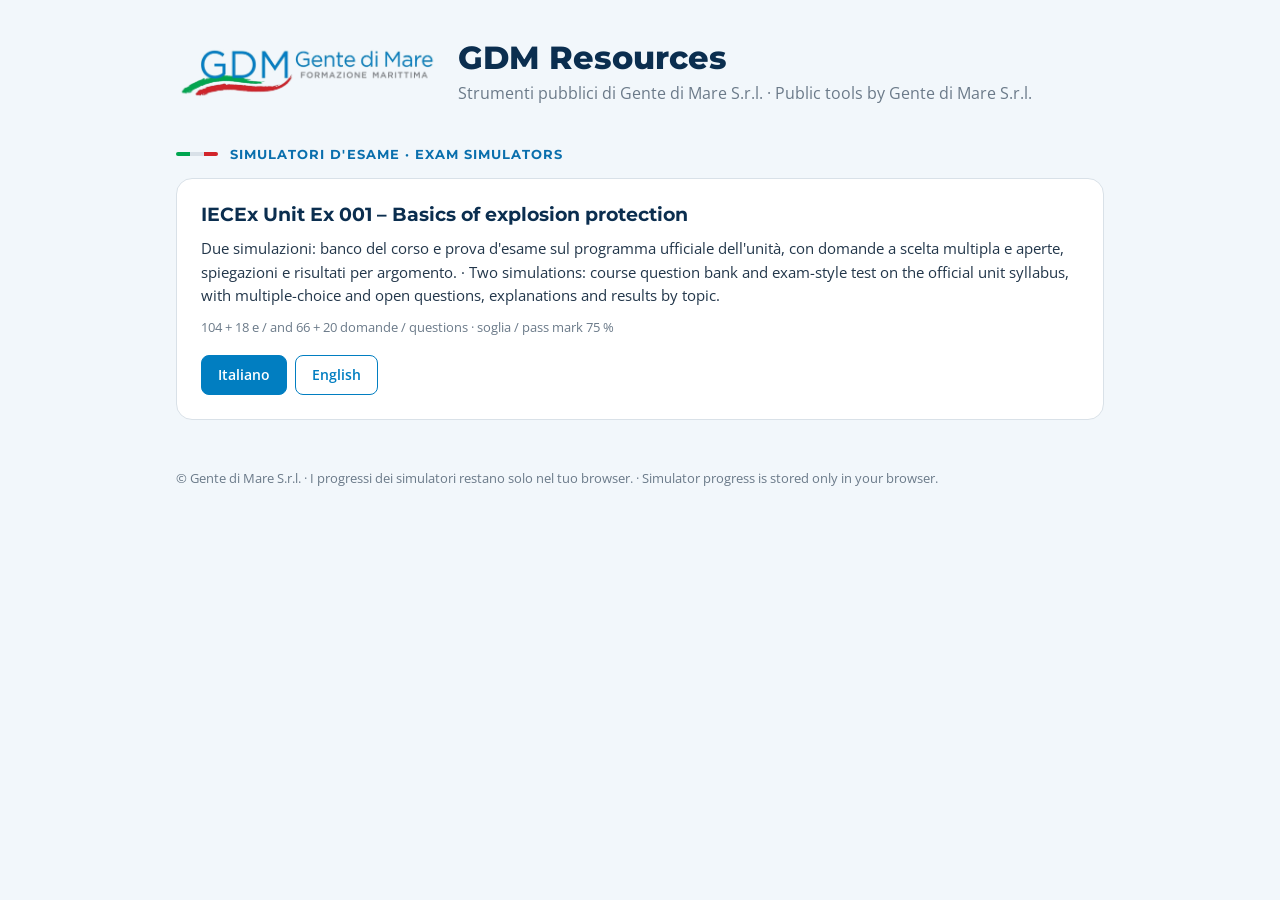
<file: index.html>
<!DOCTYPE html>
<html lang="it">
<head>
<meta charset="utf-8">
<meta name="viewport" content="width=device-width, initial-scale=1">
<title>GDM Resources</title>
<meta name="description" content="Strumenti pubblici di Gente di Mare S.r.l. · Public tools by Gente di Mare S.r.l.">
<link rel="preconnect" href="https://fonts.googleapis.com">
<link href="https://fonts.googleapis.com/css2?family=Montserrat:wght@700;800&family=Open+Sans:wght@400;600&display=swap" rel="stylesheet">
<style>
:root{
  --bg:#F2F7FB; --card:#FFFFFF; --ink:#0B2E4F; --text:#22364A; --muted:#6B7A89; --line:#D9E1E8;
  --accent:#017EC1; --accent-ink:#FFFFFF; --eyebrow:#0A6FAD;
  --green:#00A54F; --red:#D1242A; --flag-mid:#D9E1E8;
}
@media (prefers-color-scheme:dark){
  :root:not([data-theme="light"]){--bg:#0B1B2C; --card:#12283E; --ink:#FFFFFF; --text:#CFE6F5; --muted:#9FB6CC; --line:#23405C;
    --accent:#4FA9E0; --accent-ink:#0B1B2C; --eyebrow:#4FA9E0; --flag-mid:#FFFFFF;}
}
:root[data-theme="dark"]{--bg:#0B1B2C; --card:#12283E; --ink:#FFFFFF; --text:#CFE6F5; --muted:#9FB6CC; --line:#23405C;
  --accent:#4FA9E0; --accent-ink:#0B1B2C; --eyebrow:#4FA9E0; --flag-mid:#FFFFFF;}
*{box-sizing:border-box}
body{margin:0;background:var(--bg);color:var(--text);font:16px/1.55 "Open Sans",system-ui,sans-serif}
.wrap{max-width:960px;margin:0 auto;padding:40px 16px 64px}
header{display:flex;align-items:center;gap:20px;flex-wrap:wrap;margin-bottom:40px}
.logo{height:56px;width:auto}
.logo.dark{display:none}
@media (prefers-color-scheme:dark){:root:not([data-theme="light"]) .logo.light{display:none}:root:not([data-theme="light"]) .logo.dark{display:block}}
:root[data-theme="dark"] .logo.light{display:none}
:root[data-theme="dark"] .logo.dark{display:block}
h1{font:800 32px/1.15 Montserrat,sans-serif;color:var(--ink);margin:0}
.sub{color:var(--muted);margin:4px 0 0}
.eyebrow{display:flex;align-items:center;gap:12px;font:700 13px Montserrat,sans-serif;letter-spacing:.08em;text-transform:uppercase;color:var(--eyebrow);margin:0 0 16px}
.flag{display:inline-flex;width:42px;height:4px;border-radius:2px;overflow:hidden}
.flag i{flex:1}
.grid{display:grid;grid-template-columns:1fr;gap:16px}
.card{background:var(--card);border:1px solid var(--line);border-radius:16px;padding:24px;display:flex;flex-direction:column;gap:10px}
.card h2{font:700 19px/1.3 Montserrat,sans-serif;color:var(--ink);margin:0}
.card p{margin:0;font-size:15px}
.meta{font-size:13px;color:var(--muted)}
.links{display:flex;gap:8px;flex-wrap:wrap;margin-top:auto;padding-top:8px}
.links a{font-weight:600;font-size:14px;text-decoration:none;border-radius:8px;padding:8px 16px;border:1px solid var(--accent);color:var(--accent)}
.links a.primary{background:var(--accent);color:var(--accent-ink)}
.links a:hover{filter:brightness(1.08)}
.links a:focus-visible{outline:2px solid var(--accent);outline-offset:2px}
footer{margin-top:48px;font-size:13px;color:var(--muted)}
</style>
</head>
<body>
<div class="wrap">
  <header>
    <img class="logo light" src="assets/gdm-logo-trasp.png" alt="Gente di Mare">
    <img class="logo dark" src="assets/gdm-logo-bianco.png" alt="Gente di Mare">
    <div>
      <h1>GDM Resources</h1>
      <p class="sub">Strumenti pubblici di Gente di Mare S.r.l. · Public tools by Gente di Mare S.r.l.</p>
    </div>
  </header>

  <section>
    <div class="eyebrow"><span class="flag"><i style="background:var(--green)"></i><i style="background:var(--flag-mid)"></i><i style="background:var(--red)"></i></span>Simulatori d'esame · Exam simulators</div>
    <div class="grid">
      <article class="card">
        <h2>IECEx Unit Ex 001 – Basics of explosion protection</h2>
        <p>Due simulazioni: banco del corso e prova d'esame sul programma ufficiale dell'unità, con domande a scelta multipla e aperte, spiegazioni e risultati per argomento. · Two simulations: course question bank and exam-style test on the official unit syllabus, with multiple-choice and open questions, explanations and results by topic.</p>
        <div class="meta">104 + 18 e / and 66 + 20 domande / questions · soglia / pass mark 75 %</div>
        <div class="links">
          <a class="primary" href="simulators/iecex-ex001/it/" hreflang="it">Italiano</a>
          <a href="simulators/iecex-ex001/en/" hreflang="en">English</a>
        </div>
      </article>
    </div>
  </section>

  <footer>© Gente di Mare S.r.l. · I progressi dei simulatori restano solo nel tuo browser. · Simulator progress is stored only in your browser.</footer>
</div>
</body>
</html>
</file>
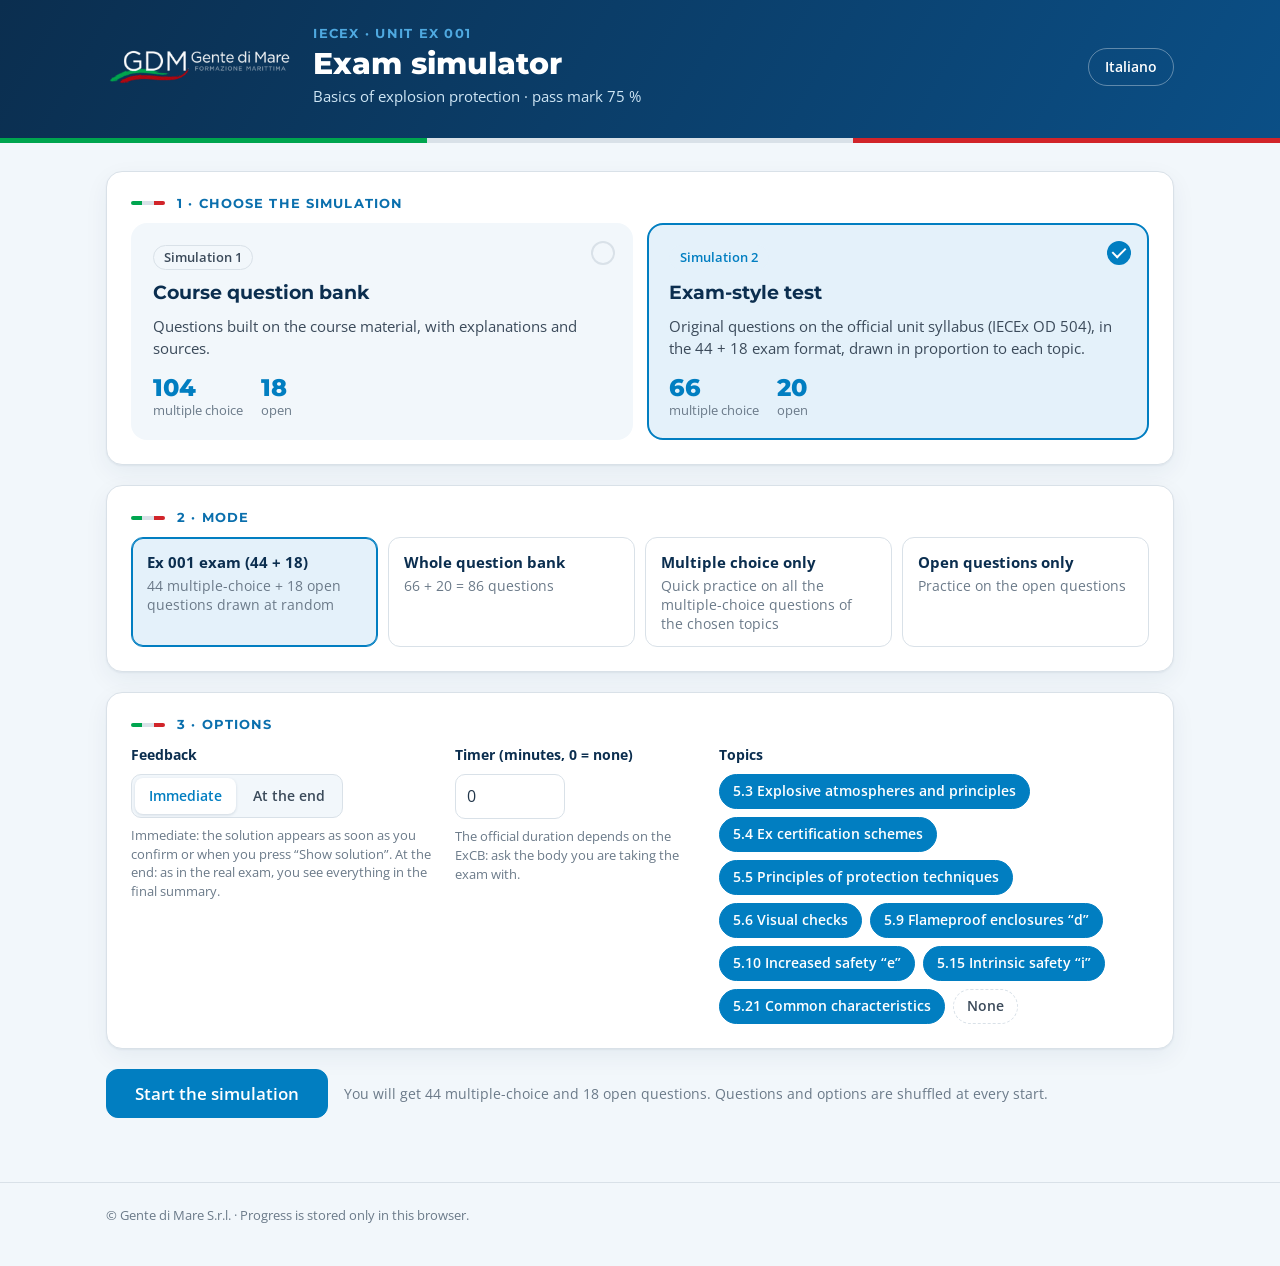
<file: simulators/iecex-ex001/en/index.html>
<!DOCTYPE html>
<html lang="en">
<head>
<meta charset="utf-8">
<meta name="viewport" content="width=device-width, initial-scale=1">
<title>IECEx Ex 001 exam simulator</title>
<meta name="description" content="IECEx Unit Ex 001 exam simulator – Basics of explosion protection: multiple-choice and open questions, explanations and results by topic.">
<link rel="preconnect" href="https://fonts.googleapis.com">
<link rel="preconnect" href="https://fonts.gstatic.com" crossorigin>
<link href="https://fonts.googleapis.com/css2?family=Montserrat:wght@600;700;800&family=Open+Sans:wght@400;600;700&display=swap" rel="stylesheet">
<link rel="stylesheet" href="../shared/sim.css">
</head>
<body>
<noscript><p style="padding:24px">This simulator needs JavaScript.</p></noscript>
<script src="../shared/bank-course.js"></script>
<script src="../shared/bank-exam.js"></script>
<script src="../shared/sim.js"></script>
</body>
</html>
</file>
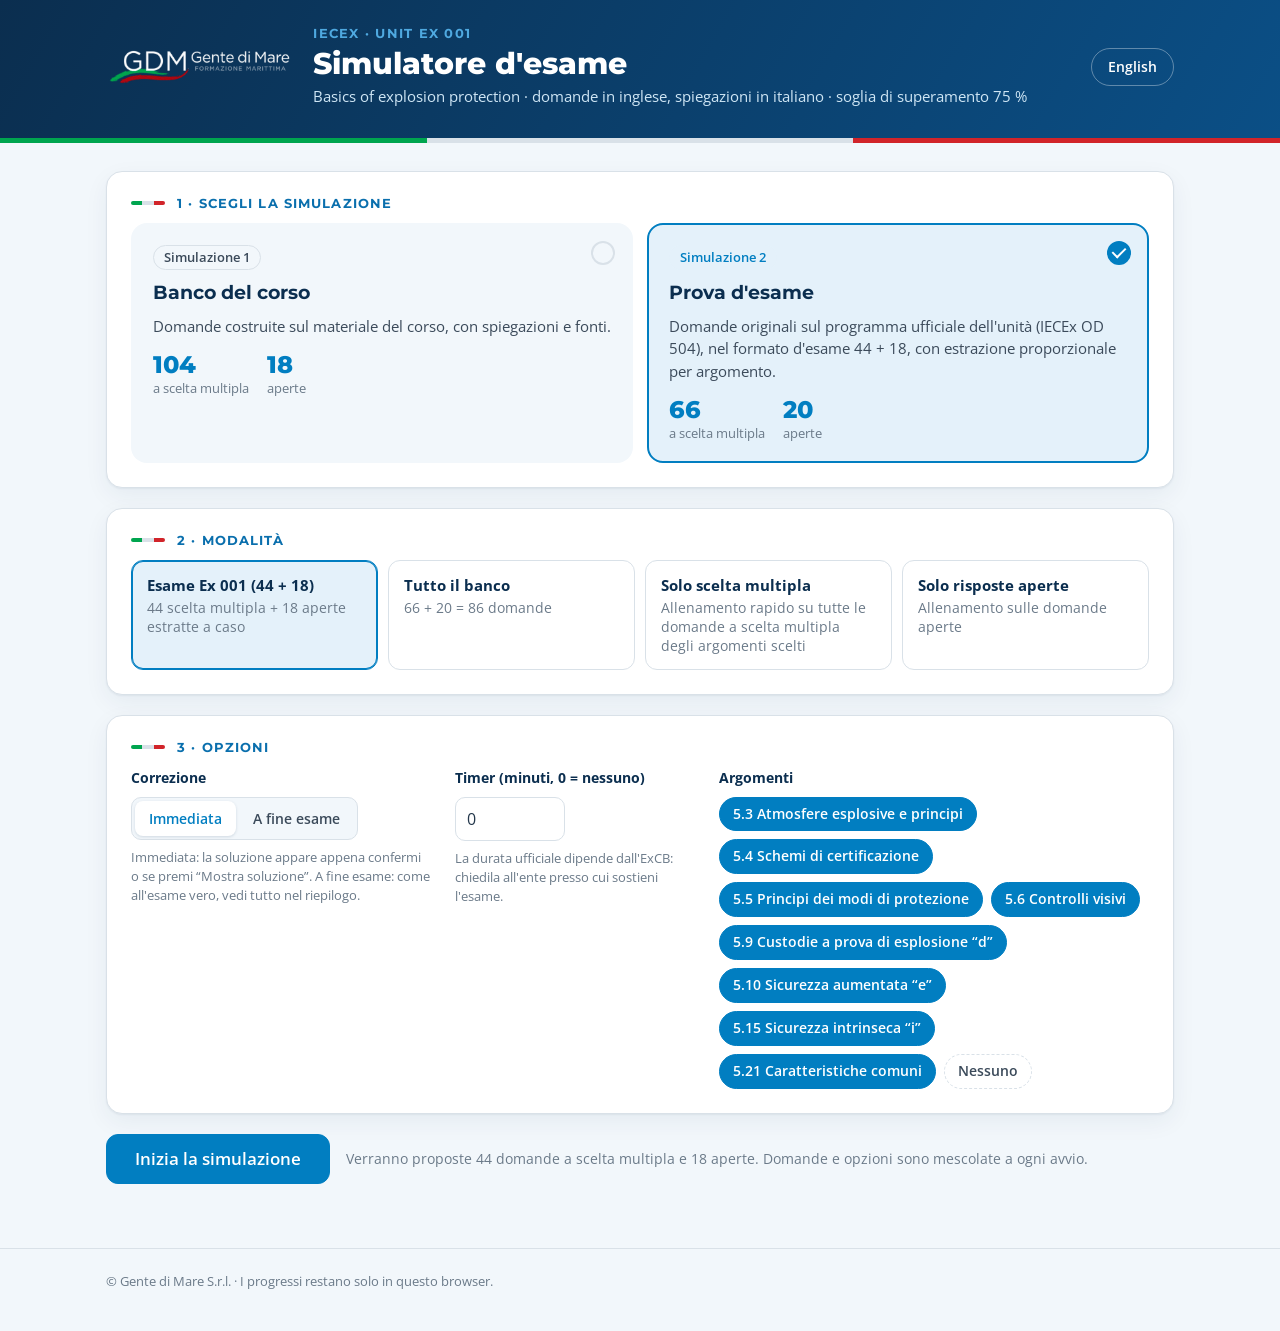
<file: simulators/iecex-ex001/it/index.html>
<!DOCTYPE html>
<html lang="it">
<head>
<meta charset="utf-8">
<meta name="viewport" content="width=device-width, initial-scale=1">
<title>Simulatore esame IECEx Ex 001</title>
<meta name="description" content="Simulatore d'esame IECEx Unit Ex 001 – Basics of explosion protection: domande a scelta multipla e aperte, spiegazioni e risultati per argomento.">
<link rel="preconnect" href="https://fonts.googleapis.com">
<link rel="preconnect" href="https://fonts.gstatic.com" crossorigin>
<link href="https://fonts.googleapis.com/css2?family=Montserrat:wght@600;700;800&family=Open+Sans:wght@400;600;700&display=swap" rel="stylesheet">
<link rel="stylesheet" href="../shared/sim.css">
</head>
<body>
<noscript><p style="padding:24px">Questo simulatore richiede JavaScript.</p></noscript>
<script src="../shared/bank-course.js"></script>
<script src="../shared/bank-exam.js"></script>
<script src="../shared/sim.js"></script>
</body>
</html>
</file>
<file: simulators/iecex-ex001/shared/sim.css>
/* IECEx Ex 001 simulator – GDM design system (Montserrat / Open Sans, GDM blue, night blue, tricolour accents) */
:root{
  --bg:#F2F7FB; --card:#FFFFFF; --card-2:#F2F7FB; --ink:#0B2E4F; --text:#22364A; --text-2:#3B4A5A; --muted:#6B7A89; --line:#D9E1E8;
  --accent:#017EC1; --accent-ink:#FFFFFF; --accent-soft:#E4F1FA; --eyebrow:#0A6FAD;
  --navy:#0B2E4F; --navy-2:#0B4F86; --on-navy:#FFFFFF; --on-navy-2:#CFE6F5; --on-navy-3:#9FB6CC; --sky:#4FA9E0;
  --green:#00A54F; --red:#D1242A; --flag-mid:#D9E1E8;
  --ok:#0A7F45; --ok-soft:#E4F5EB; --ko:#C4232A; --ko-soft:#FCE9E9;
  --part:#A8620A; --part-soft:#FFF2DD; --rev:#5559A6; --rev-soft:#ECEDF8;
  --shadow:0 1px 2px rgba(11,46,79,.06),0 8px 24px rgba(11,46,79,.06);
  color-scheme:light;
}
@media (prefers-color-scheme:dark){
  :root:not([data-theme="light"]){
    --bg:#0B1B2C; --card:#12283E; --card-2:#0F2235; --ink:#FFFFFF; --text:#CFE6F5; --text-2:#B4CCE0; --muted:#9FB6CC; --line:#23405C;
    --accent:#4FA9E0; --accent-ink:#0B1B2C; --accent-soft:#16385A; --eyebrow:#4FA9E0; --flag-mid:#FFFFFF;
    --ok:#4CC98A; --ok-soft:#123A2A; --ko:#FF8A80; --ko-soft:#3D1F24; --part:#F0B54A; --part-soft:#3A2D14; --rev:#A9AEE0; --rev-soft:#262A44;
    --shadow:0 1px 2px rgba(0,0,0,.3),0 8px 24px rgba(0,0,0,.25); color-scheme:dark;
  }
}
:root[data-theme="dark"]{
  --bg:#0B1B2C; --card:#12283E; --card-2:#0F2235; --ink:#FFFFFF; --text:#CFE6F5; --text-2:#B4CCE0; --muted:#9FB6CC; --line:#23405C;
  --accent:#4FA9E0; --accent-ink:#0B1B2C; --accent-soft:#16385A; --eyebrow:#4FA9E0; --flag-mid:#FFFFFF;
  --ok:#4CC98A; --ok-soft:#123A2A; --ko:#FF8A80; --ko-soft:#3D1F24; --part:#F0B54A; --part-soft:#3A2D14; --rev:#A9AEE0; --rev-soft:#262A44;
  --shadow:0 1px 2px rgba(0,0,0,.3),0 8px 24px rgba(0,0,0,.25); color-scheme:dark;
}

*{box-sizing:border-box}
html{-webkit-text-size-adjust:100%}
body{margin:0;background:var(--bg);color:var(--text);font:16px/1.55 "Open Sans",system-ui,sans-serif}
button,textarea,input{font:inherit;color:inherit}
h1,h2,h3,.mont{font-family:Montserrat,system-ui,sans-serif}
.hidden{display:none!important}
.muted{color:var(--muted)}
.wrap{max-width:1100px;margin:0 auto;padding:0 16px}
:focus-visible{outline:2px solid var(--accent);outline-offset:2px}

/* ---------- hero ---------- */
.hero{background:linear-gradient(120deg,var(--navy) 0%,var(--navy-2) 100%);color:var(--on-navy);position:relative}
.hero .wrap{display:flex;align-items:center;gap:20px;padding-top:26px;padding-bottom:30px;flex-wrap:wrap}
.hero .logo{height:40px;width:auto;display:block}
.hero .titles{flex:1;min-width:220px}
.hero .kicker{display:flex;align-items:center;gap:10px;font:700 12.5px Montserrat,sans-serif;letter-spacing:.1em;text-transform:uppercase;color:var(--sky);margin:0 0 6px}
.hero h1{font-weight:800;font-size:30px;line-height:1.15;margin:0;color:var(--on-navy)}
.hero .sub{color:var(--on-navy-2);margin:4px 0 0;font-size:14.5px}
.hero .lang{color:var(--on-navy);text-decoration:none;font-weight:600;font-size:14px;border:1px solid rgba(255,255,255,.35);border-radius:999px;padding:7px 16px;white-space:nowrap}
.hero .lang:hover{background:rgba(255,255,255,.1)}
.tricolour{display:flex;height:5px}
.tricolour i{flex:1}
.tricolour i:nth-child(1){background:#00A54F}.tricolour i:nth-child(2){background:#D9E1E8}.tricolour i:nth-child(3){background:#D1242A}

/* ---------- building blocks ---------- */
main.wrap{padding-top:28px;padding-bottom:64px}
.card{background:var(--card);border:1px solid var(--line);border-radius:16px;padding:24px;box-shadow:var(--shadow)}
.eyebrow{display:flex;align-items:center;gap:12px;font:700 12.5px Montserrat,sans-serif;letter-spacing:.09em;text-transform:uppercase;color:var(--eyebrow);margin:0 0 12px}
.flag{display:inline-flex;width:34px;height:4px;border-radius:2px;overflow:hidden;flex:none}
.flag i{flex:1}.flag i:nth-child(1){background:var(--green)}.flag i:nth-child(2){background:var(--flag-mid)}.flag i:nth-child(3){background:var(--red)}
.btn{display:inline-flex;align-items:center;justify-content:center;gap:8px;border:1px solid var(--line);background:var(--card);color:var(--ink);border-radius:10px;padding:10px 18px;cursor:pointer;font-weight:600;font-size:15px;line-height:1.2;text-decoration:none}
.btn:hover{border-color:var(--accent);color:var(--accent)}
.btn.primary{background:var(--accent);border-color:var(--accent);color:var(--accent-ink)}
.btn.primary:hover{filter:brightness(1.07);color:var(--accent-ink)}
.btn.ghost{background:transparent;border-color:transparent;color:var(--muted)}
.btn.ghost:hover{color:var(--accent)}
.btn.big{padding:14px 28px;font-size:16.5px;border-radius:12px}
.btn:disabled{opacity:.45;cursor:not-allowed;filter:none}
.btn:disabled:hover{border-color:var(--line);color:var(--ink)}
.btn.primary:disabled:hover{color:var(--accent-ink);border-color:var(--accent)}
.tag{display:inline-flex;align-items:center;border-radius:999px;padding:2px 10px;font-size:12.5px;font-weight:600;background:var(--card-2);color:var(--text-2);border:1px solid var(--line)}
.tag.solid{background:var(--navy);border-color:var(--navy);color:#fff}
.tag.accent{background:var(--accent-soft);border-color:transparent;color:var(--accent)}
.hint{font-size:13px;color:var(--muted);margin-top:8px;line-height:1.45}
.note{font-size:13.5px;background:var(--accent-soft);border-left:4px solid var(--accent);padding:12px 14px;border-radius:8px;color:var(--text)}

/* ---------- setup ---------- */
.setup{display:grid;gap:20px}
.step-title{font:700 20px Montserrat,sans-serif;color:var(--ink);margin:0 0 14px}
.banks{display:grid;grid-template-columns:repeat(auto-fit,minmax(290px,1fr));gap:14px}
.bank{position:relative;display:flex;flex-direction:column;gap:8px;text-align:left;cursor:pointer;background:var(--card-2);border:2px solid transparent;border-radius:16px;padding:20px 20px 18px;color:var(--text)}
.bank:hover{border-color:var(--line)}
.bank.sel{border-color:var(--accent);background:var(--accent-soft)}
.bank .top{display:flex;align-items:center;gap:8px}
.bank h3{margin:0;font-size:19px;color:var(--ink)}
.bank p{margin:0;font-size:14.5px;color:var(--text-2)}
.bank .stats{display:flex;gap:18px;margin-top:6px}
.bank .stats b{display:block;font:800 24px Montserrat,sans-serif;color:var(--accent);line-height:1.1}
.bank .stats span{font-size:12.5px;color:var(--muted)}
.bank .check{position:absolute;top:16px;right:16px;width:24px;height:24px;border-radius:50%;border:2px solid var(--line);display:grid;place-items:center}
.bank.sel .check{border-color:var(--accent);background:var(--accent)}
.bank.sel .check::after{content:"";width:6px;height:11px;border:solid var(--accent-ink);border-width:0 2px 2px 0;transform:rotate(45deg) translate(-1px,-1px)}
.resume{display:flex;align-items:center;justify-content:space-between;gap:12px;flex-wrap:wrap;margin-top:14px;padding:12px 14px;border-radius:12px;background:var(--rev-soft);font-size:14px}
.modes{display:grid;grid-template-columns:repeat(auto-fit,minmax(220px,1fr));gap:10px}
.mode{display:block;position:relative;cursor:pointer;border:1.5px solid var(--line);border-radius:12px;padding:13px 15px;background:var(--card)}
.mode:hover{border-color:var(--accent)}
.mode input{position:absolute;opacity:0;pointer-events:none}
.mode.sel{border-color:var(--accent);box-shadow:inset 0 0 0 1px var(--accent);background:var(--accent-soft)}
.mode:focus-within{outline:2px solid var(--accent);outline-offset:2px}
.mode b{display:block;color:var(--ink);font-size:15px;margin-bottom:2px}
.mode span{font-size:13.5px;color:var(--muted);line-height:1.4;display:block}
.options{display:grid;grid-template-columns:minmax(220px,300px) minmax(180px,240px) 1fr;gap:24px}
@media (max-width:820px){.options{grid-template-columns:1fr}}
.field>label,.field>.lbl{display:block;font-weight:700;font-size:14px;margin-bottom:8px;color:var(--ink)}
.seg{display:inline-flex;background:var(--card-2);border:1px solid var(--line);border-radius:10px;padding:3px;gap:3px}
.seg button{border:0;background:transparent;padding:7px 14px;cursor:pointer;font-size:14px;font-weight:600;border-radius:8px;color:var(--text-2)}
.seg button.on{background:var(--card);color:var(--accent);box-shadow:0 1px 3px rgba(11,46,79,.15)}
input[type=number]{width:110px;padding:9px 11px;border:1px solid var(--line);border-radius:10px;background:var(--card)}
.chips{display:flex;flex-wrap:wrap;gap:8px}
.chip{border:1px solid var(--line);border-radius:999px;padding:6px 13px;font-size:13.5px;cursor:pointer;user-select:none;background:var(--card);color:var(--text-2);font-weight:600}
.chip:hover{border-color:var(--accent)}
.chip.on{background:var(--accent);color:var(--accent-ink);border-color:var(--accent)}
.chip.link{border-style:dashed;background:transparent}
.startbar{display:flex;align-items:center;gap:16px;flex-wrap:wrap}
.startbar .info{font-size:14px;color:var(--muted);flex:1;min-width:200px}

/* ---------- quiz ---------- */
.qtop{position:sticky;top:0;z-index:5;background:var(--bg);padding:12px 0 10px;margin:0 0 14px;border-bottom:1px solid var(--line)}
.qtop .row{display:flex;align-items:center;gap:10px;flex-wrap:wrap}
.qtop .bankname{font:700 14px Montserrat,sans-serif;color:var(--ink);margin-right:auto}
.stat{display:inline-flex;align-items:baseline;gap:6px;background:var(--card);border:1px solid var(--line);border-radius:999px;padding:5px 12px;font-size:12.5px;color:var(--muted)}
.stat strong{font:700 15px Montserrat,sans-serif;color:var(--ink);font-variant-numeric:tabular-nums}
.stat .low{color:var(--ko)}
.progress{height:6px;background:var(--line);border-radius:6px;overflow:hidden;margin-top:10px}
.progress div{height:100%;background:linear-gradient(90deg,var(--accent),var(--navy-2));transition:width .25s}
.layout{display:grid;grid-template-columns:minmax(0,1fr) 280px;gap:20px;align-items:start}
@media (max-width:900px){.layout{grid-template-columns:1fr}}
.qmeta{display:flex;justify-content:space-between;align-items:center;gap:10px;flex-wrap:wrap;font-size:13px;color:var(--muted);margin-bottom:14px}
.qmeta .tags{display:flex;gap:6px;flex-wrap:wrap}
.qtext{font-size:19px;font-weight:600;line-height:1.5;color:var(--ink);margin:0 0 20px;white-space:pre-line}
.opts{display:grid;gap:10px}
.opt{display:flex;gap:14px;align-items:flex-start;text-align:left;width:100%;border:1.5px solid var(--line);background:var(--card);border-radius:12px;padding:13px 15px;cursor:pointer;color:var(--text);font-size:15.5px;line-height:1.45}
.opt:hover:not(:disabled){border-color:var(--accent);background:var(--accent-soft)}
.opt .k{flex:none;width:28px;height:28px;border-radius:8px;display:grid;place-items:center;font:700 13px Montserrat,sans-serif;background:var(--card-2);border:1px solid var(--line);color:var(--text-2)}
.opt.picked{border-color:var(--accent);background:var(--accent-soft)}
.opt.picked .k{background:var(--accent);color:var(--accent-ink);border-color:var(--accent)}
.opt.correct{border-color:var(--ok);background:var(--ok-soft)}
.opt.correct .k{background:var(--ok);color:#fff;border-color:var(--ok)}
.opt.wrong{border-color:var(--ko);background:var(--ko-soft)}
.opt.wrong .k{background:var(--ko);color:#fff;border-color:var(--ko)}
.opt:disabled{cursor:default}
textarea{width:100%;min-height:160px;resize:vertical;border:1.5px solid var(--line);border-radius:12px;padding:13px 14px;background:var(--card);line-height:1.5}
textarea:focus{border-color:var(--accent);outline:none}
.actions{display:flex;gap:10px;flex-wrap:wrap;margin-top:18px;align-items:center}
.actions .sp{flex:1}
.fb{margin-top:20px;border-radius:12px;padding:15px 17px;border:1px solid var(--line);border-left-width:5px;background:var(--card-2)}
.fb.ok{background:var(--ok-soft);border-color:var(--ok)}
.fb.ko{background:var(--ko-soft);border-color:var(--ko)}
.fb.rev{background:var(--rev-soft);border-color:var(--rev)}
.fb.part{background:var(--part-soft);border-color:var(--part)}
.fb h4{margin:0 0 6px;font:700 15.5px Montserrat,sans-serif;color:var(--ink)}
.fb .src{font-size:12.5px;color:var(--muted);margin-top:10px}
.model{white-space:pre-wrap;background:var(--card);border:1px solid var(--line);border-radius:10px;padding:12px 14px;margin:8px 0;font-size:15px}
.kw{display:flex;flex-wrap:wrap;gap:6px;margin:8px 0}
.kw span{font-size:12.5px;border-radius:999px;padding:2px 10px;border:1px solid;font-weight:600}
.kw .hit{color:var(--ok);border-color:var(--ok)}
.kw .miss{color:var(--ko);border-color:var(--ko)}
.grade{display:flex;gap:8px;flex-wrap:wrap;margin-top:10px}
.side{position:sticky;top:120px}
@media (max-width:900px){.side{position:static}}
.side .card{padding:18px}
.side h3{margin:0;font-size:15px;color:var(--ink)}
.nav{display:grid;grid-template-columns:repeat(8,1fr);gap:5px;margin-top:12px;max-height:300px;overflow:auto;padding:2px}
@media (max-width:900px){.nav{grid-template-columns:repeat(auto-fill,minmax(34px,1fr));max-height:none}}
.nav-cell{aspect-ratio:1;border:1px solid var(--line);border-radius:7px;background:var(--card);font:600 11px Montserrat,sans-serif;cursor:pointer;padding:0;color:var(--text-2)}
.nav-cell:hover{border-color:var(--accent)}
.nav-cell.cur{outline:2px solid var(--accent);outline-offset:1px}
.nav-cell.s-ok{background:var(--ok);color:#fff;border-color:var(--ok)}
.nav-cell.s-ko{background:var(--ko);color:#fff;border-color:var(--ko)}
.nav-cell.s-part{background:var(--part);color:#fff;border-color:var(--part)}
.nav-cell.s-rev{background:var(--rev);color:#fff;border-color:var(--rev)}
.nav-cell.s-ans{background:var(--navy-2);color:#fff;border-color:var(--navy-2)}
.nav-cell.open{border-style:dashed}
.legend{display:grid;grid-template-columns:1fr 1fr;gap:5px 10px;font-size:12px;color:var(--muted);margin-top:14px}
.legend i{display:inline-block;width:10px;height:10px;border-radius:3px;margin-right:6px;vertical-align:-1px}
.side .actions{flex-direction:column;align-items:stretch}

/* ---------- results ---------- */
.score{background:linear-gradient(120deg,var(--navy) 0%,var(--navy-2) 100%);color:var(--on-navy);border:0;display:flex;align-items:center;justify-content:space-between;gap:20px;flex-wrap:wrap;padding:28px}
.score .lbl{color:var(--on-navy-3);font-size:14px}
.score .big{font:800 54px Montserrat,sans-serif;line-height:1.05}
.score .meta{color:var(--on-navy-2);font-size:14px;margin-top:8px}
.verdict{display:inline-block;margin-top:10px;padding:5px 14px;border-radius:999px;font-weight:700;font-size:14px}
.verdict.pass{background:#00A54F;color:#fff}
.verdict.fail{background:#D1242A;color:#fff}
.score .btn{border-color:rgba(255,255,255,.35);background:transparent;color:#fff}
.score .btn:hover{background:rgba(255,255,255,.1);color:#fff}
.score .btn.primary{background:#fff;color:var(--navy);border-color:#fff}
.grid2{display:grid;grid-template-columns:repeat(auto-fit,minmax(300px,1fr));gap:20px;margin-top:20px}
table{width:100%;border-collapse:collapse;font-size:14px}
th,td{text-align:left;padding:8px 6px;border-bottom:1px solid var(--line)}
th{font-size:12px;color:var(--muted);font-weight:700;text-transform:uppercase;letter-spacing:.04em}
td.num,th.num{text-align:right;font-variant-numeric:tabular-nums;white-space:nowrap}
.bar{height:8px;background:var(--line);border-radius:4px;overflow:hidden;min-width:70px}
.bar div{height:100%;border-radius:4px}
.revlist{display:grid;gap:8px;margin-top:12px}
.revitem{display:flex;gap:10px;align-items:flex-start;border:1px solid var(--line);border-radius:12px;padding:11px 13px;font-size:14px;cursor:pointer;background:var(--card);text-align:left;color:var(--text)}
.revitem:hover{border-color:var(--accent)}
.revitem .tags{display:flex;gap:6px;flex:none}
.card h2{font-size:18px;margin:0 0 10px;color:var(--ink)}

/* ---------- modal & footer ---------- */
.modal-bg{position:fixed;inset:0;background:rgba(11,27,44,.55);display:grid;place-items:center;padding:16px;z-index:20}
.modal{max-width:440px;width:100%}
.modal b{font:700 17px Montserrat,sans-serif;color:var(--ink)}
footer{border-top:1px solid var(--line);padding:22px 0 40px;font-size:13px;color:var(--muted)}
footer a{color:var(--accent)}
@media (max-width:600px){
  .hero h1{font-size:24px}
  .hero .logo{height:32px}
  .card{padding:18px}
  .qtext{font-size:17.5px}
  .score .big{font-size:44px}
  .qtop .bankname{display:none}
}
</file>
